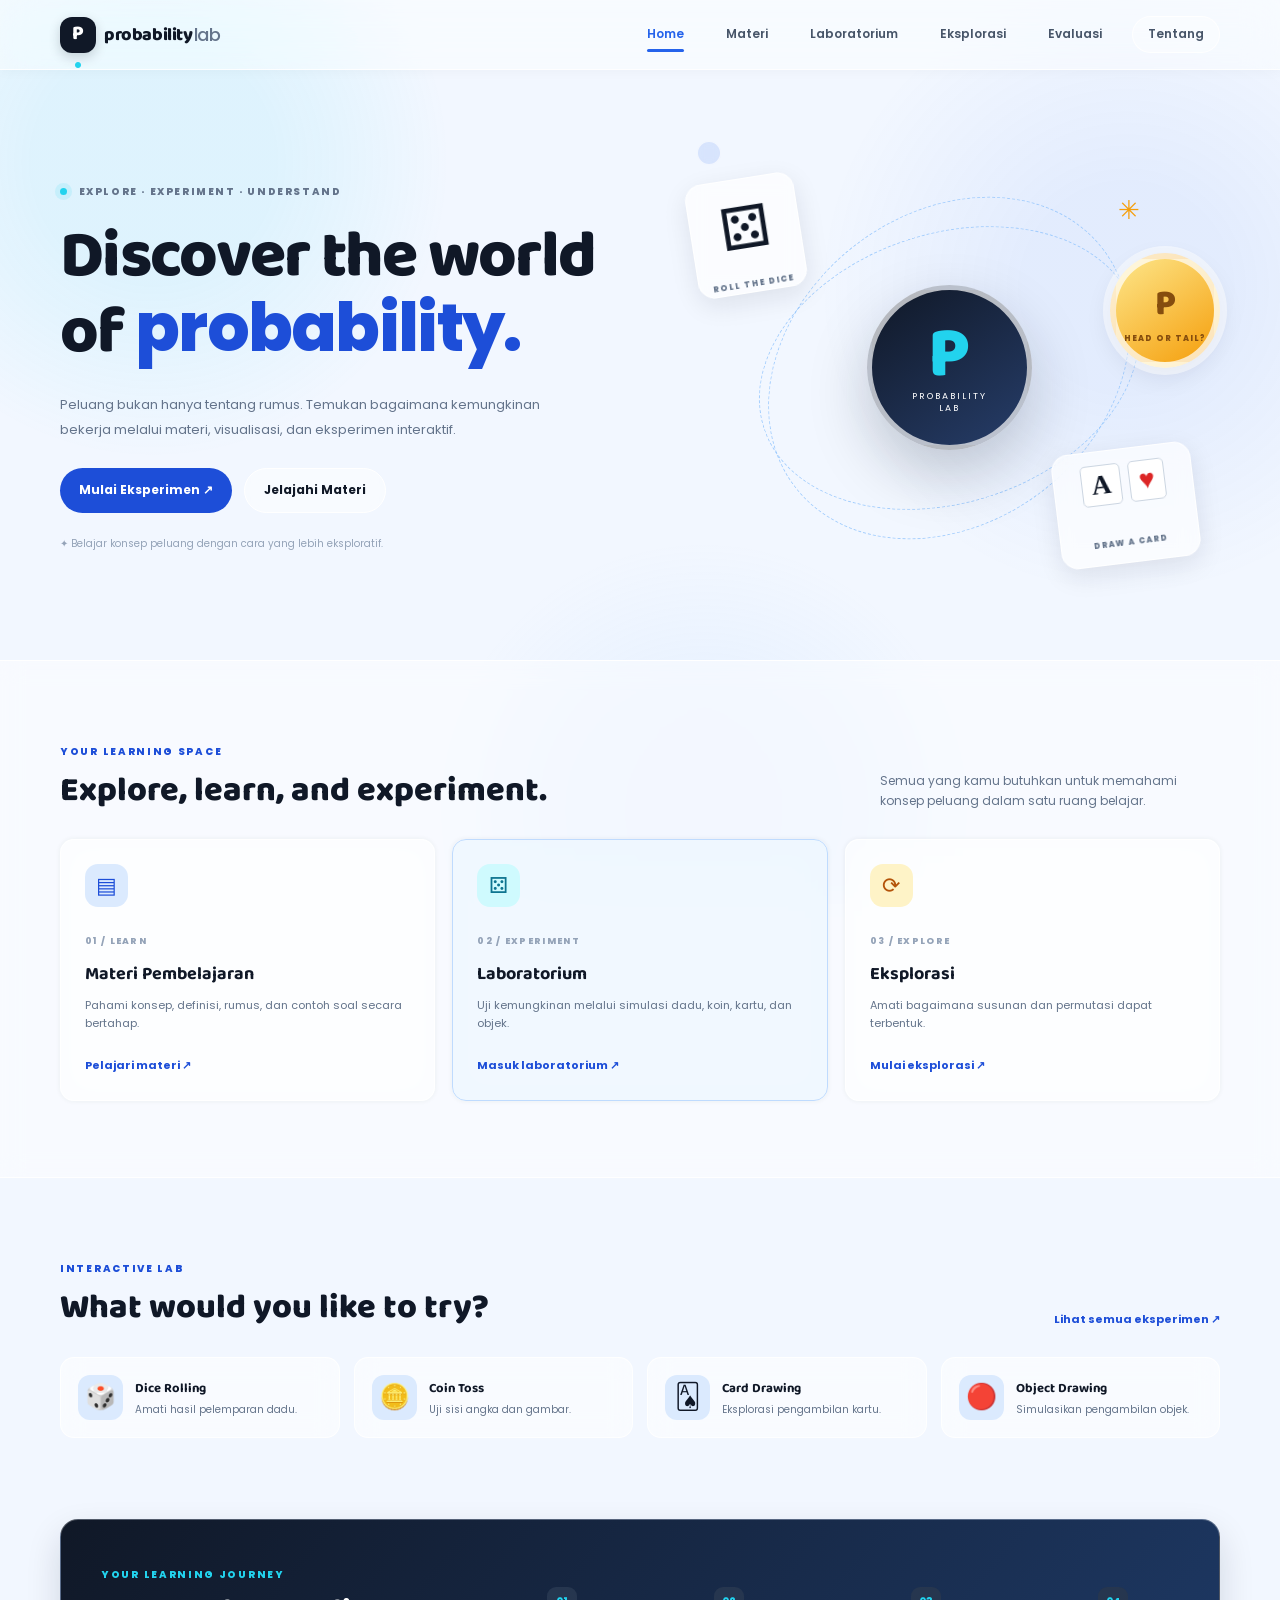
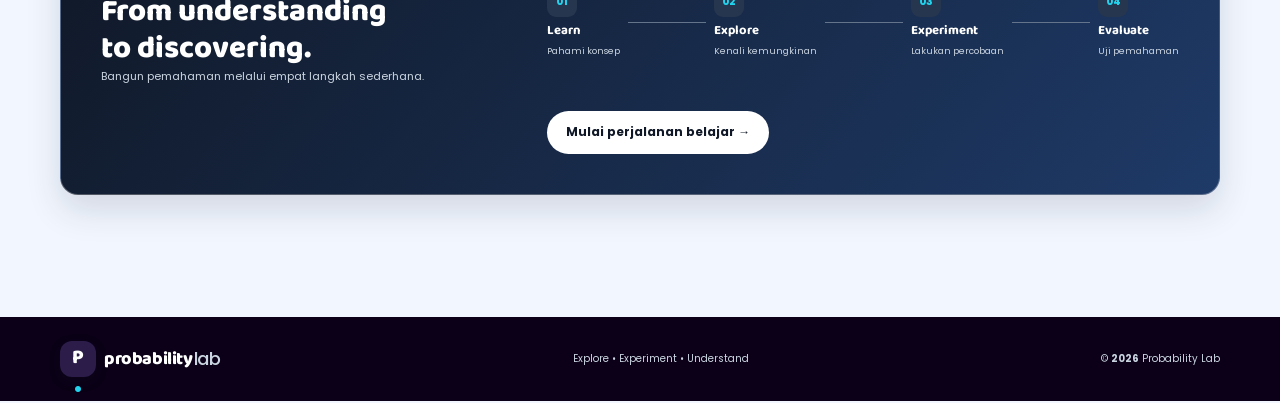
<file: index.html>
<!doctype html>
<html lang="id"><head><meta charset="utf-8"><meta name="viewport" content="width=device-width,initial-scale=1">
<meta name="description" content="Probability Lab — Explore, Experiment, Understand.">
<title>Probability Lab | Explore • Experiment • Understand</title>


<link rel="stylesheet" href="css/global.css"><link rel="stylesheet" href="css/home.css"><script src="js/main.js" defer></script></head>
<body><header class="site-header"><nav class="navbar container"><a class="brand" href="index.html"><span class="brand-mark">P<span>•</span></span>probability<span class="brand-light">lab</span></a>
<button class="nav-toggle" aria-label="Buka navigasi" aria-expanded="false" aria-controls="nav-menu"><span></span><span></span><span></span></button>
<div class="nav-menu" id="nav-menu"><a class="nav-link active" href="index.html">Home</a><a class="nav-link" href="pages/materi.html">Materi</a><a class="nav-link" href="pages/simulasi.html">Laboratorium</a><a class="nav-link" href="pages/eksplorasi.html">Eksplorasi</a><a class="nav-link" href="pages/evaluasi.html">Evaluasi</a><a class="nav-link nav-about" href="pages/tentang.html">Tentang</a></div></nav></header>
<main><section class="hero container"><div class="hero-copy"><div class="eyebrow"><i></i> EXPLORE · EXPERIMENT · UNDERSTAND</div><h1>Discover the world<br>of <span>probability.</span></h1><p class="hero-description">Peluang bukan hanya tentang rumus. Temukan bagaimana kemungkinan bekerja melalui materi, visualisasi, dan eksperimen interaktif.</p><div class="hero-actions"><a class="button primary" href="pages/simulasi.html">Mulai Eksperimen ↗</a><a class="button secondary" href="pages/materi.html">Jelajahi Materi</a></div><p class="hero-note">✦ Belajar konsep peluang dengan cara yang lebih eksploratif.</p></div>
<div class="hero-art" aria-label="Ilustrasi dadu, koin, dan kartu"><div class="orbit orbit-a"></div><div class="orbit orbit-b"></div><div class="core"><b>P</b><small>PROBABILITY<br>LAB</small></div><div class="float dice">⚄<small>ROLL THE DICE</small></div><div class="float coin">P<small>HEAD OR TAIL?</small></div><div class="float cards"><strong>A</strong><strong>♥</strong><small>DRAW A CARD</small></div><span class="spark">✳</span></div></section>
<section class="features section"><div class="container"><div class="section-head"><div><label>YOUR LEARNING SPACE</label><h2>Explore, learn, and experiment.</h2></div><p>Semua yang kamu butuhkan untuk memahami konsep peluang dalam satu ruang belajar.</p></div><div class="feature-grid">
<a class="feature-card" href="pages/materi.html"><span class="feature-icon blue">▤</span><small>01 / LEARN</small><h3>Materi Pembelajaran</h3><p>Pahami konsep, definisi, rumus, dan contoh soal secara bertahap.</p><b>Pelajari materi ↗</b></a>
<a class="feature-card highlighted" href="pages/simulasi.html"><span class="feature-icon cyan">⚄</span><small>02 / EXPERIMENT</small><h3>Laboratorium</h3><p>Uji kemungkinan melalui simulasi dadu, koin, kartu, dan objek.</p><b>Masuk laboratorium ↗</b></a>
<a class="feature-card" href="pages/eksplorasi.html"><span class="feature-icon yellow">⟳</span><small>03 / EXPLORE</small><h3>Eksplorasi</h3><p>Amati bagaimana susunan dan permutasi dapat terbentuk.</p><b>Mulai eksplorasi ↗</b></a></div></div></section>
<section class="section lab-section"><div class="container"><div class="section-head"><div><label>INTERACTIVE LAB</label><h2>What would you like to try?</h2></div><a class="plain-link" href="pages/simulasi.html">Lihat semua eksperimen ↗</a></div><div class="experiment-grid">
<a class="experiment" href="pages/simulasi.html#dice"><span>🎲</span><div><b>Dice Rolling</b><small>Amati hasil pelemparan dadu.</small></div></a><a class="experiment" href="pages/simulasi.html#coin"><span>🪙</span><div><b>Coin Toss</b><small>Uji sisi angka dan gambar.</small></div></a><a class="experiment" href="pages/simulasi.html#cards"><span>🂡</span><div><b>Card Drawing</b><small>Eksplorasi pengambilan kartu.</small></div></a><a class="experiment" href="pages/simulasi.html#objects"><span>🔴</span><div><b>Object Drawing</b><small>Simulasikan pengambilan objek.</small></div></a></div></div></section>
<section class="section journey-section"><div class="container journey"><div><label>YOUR LEARNING JOURNEY</label><h2>From understanding<br>to discovering.</h2><p>Bangun pemahaman melalui empat langkah sederhana.</p></div><div class="steps"><div><em>01</em><b>Learn</b><small>Pahami konsep</small></div><i></i><div><em>02</em><b>Explore</b><small>Kenali kemungkinan</small></div><i></i><div><em>03</em><b>Experiment</b><small>Lakukan percobaan</small></div><i></i><div><em>04</em><b>Evaluate</b><small>Uji pemahaman</small></div></div><a class="button white" href="pages/materi.html">Mulai perjalanan belajar →</a></div></section></main>
<footer class="footer"><div class="container footer-inner"><a class="brand" href="index.html"><span class="brand-mark">P<span>•</span></span>probability<span class="brand-light">lab</span></a><span>Explore • Experiment • Understand</span><span>© <b id="year"></b> Probability Lab</span></div></footer></body></html>
</file>
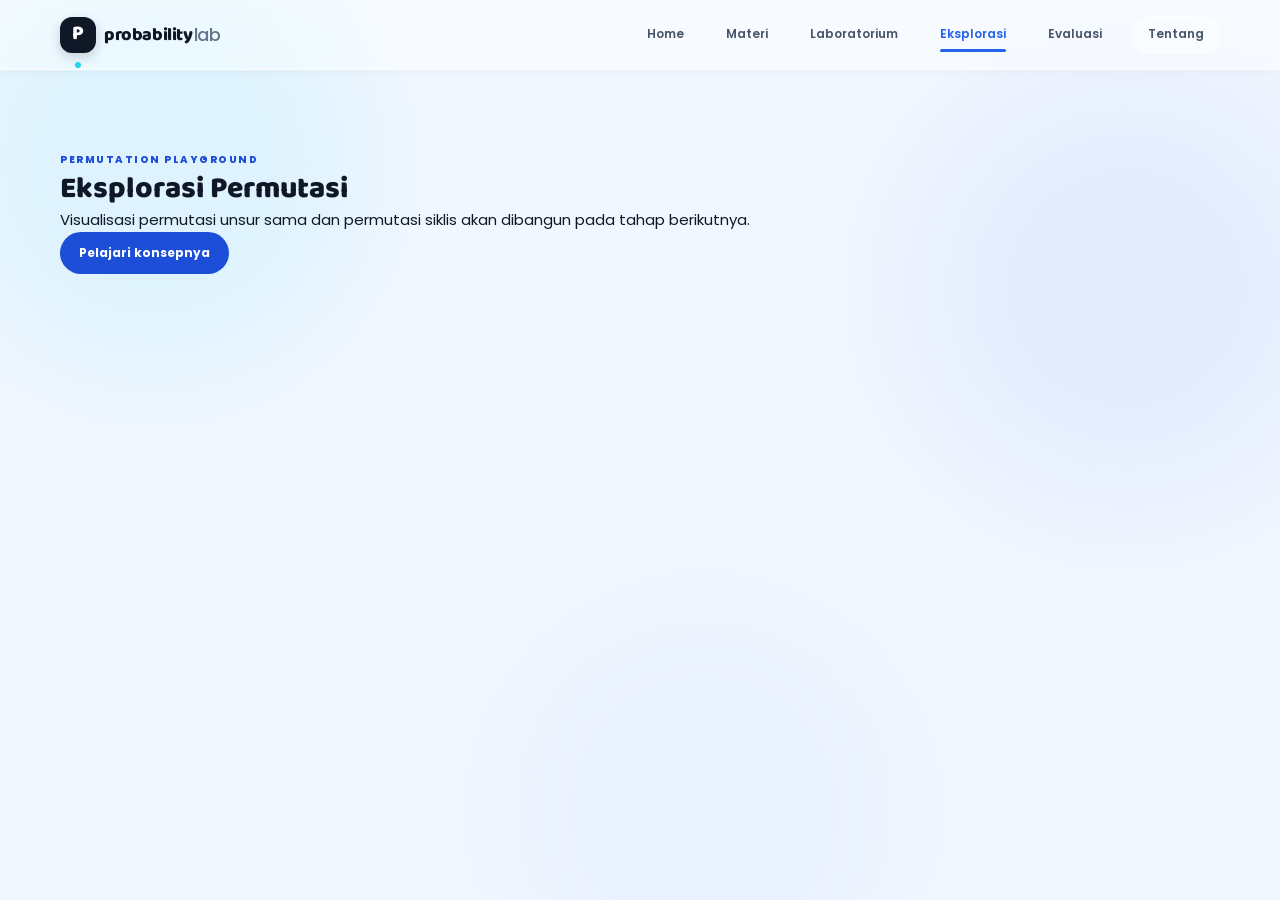
<file: pages/eksplorasi.html>
<!doctype html><html lang="id"><head><meta charset="utf-8"><meta name="viewport" content="width=device-width,initial-scale=1"><title>Eksplorasi | Probability Lab</title><link rel="stylesheet" href="../css/global.css"><script src="../js/main.js" defer></script></head><body><header class="site-header"><nav class="navbar container"><a class="brand" href="../index.html"><span class="brand-mark">P<span>•</span></span>probability<span class="brand-light">lab</span></a><button class="nav-toggle" aria-label="Buka navigasi" aria-expanded="false" aria-controls="nav-menu"><span></span><span></span><span></span></button><div class="nav-menu" id="nav-menu"><a class="nav-link" href="../index.html">Home</a><a class="nav-link" href="materi.html">Materi</a><a class="nav-link" href="simulasi.html">Laboratorium</a><a class="nav-link active" href="eksplorasi.html">Eksplorasi</a><a class="nav-link" href="evaluasi.html">Evaluasi</a><a class="nav-link nav-about" href="tentang.html">Tentang</a></div></nav></header><main class="container" style="padding:75px 0;min-height:65vh"><span class="kicker">PERMUTATION PLAYGROUND</span><h1>Eksplorasi Permutasi</h1><p>Visualisasi permutasi unsur sama dan permutasi siklis akan dibangun pada tahap berikutnya.</p><a class="button primary" href="materi.html">Pelajari konsepnya</a></main></body></html>
</file>
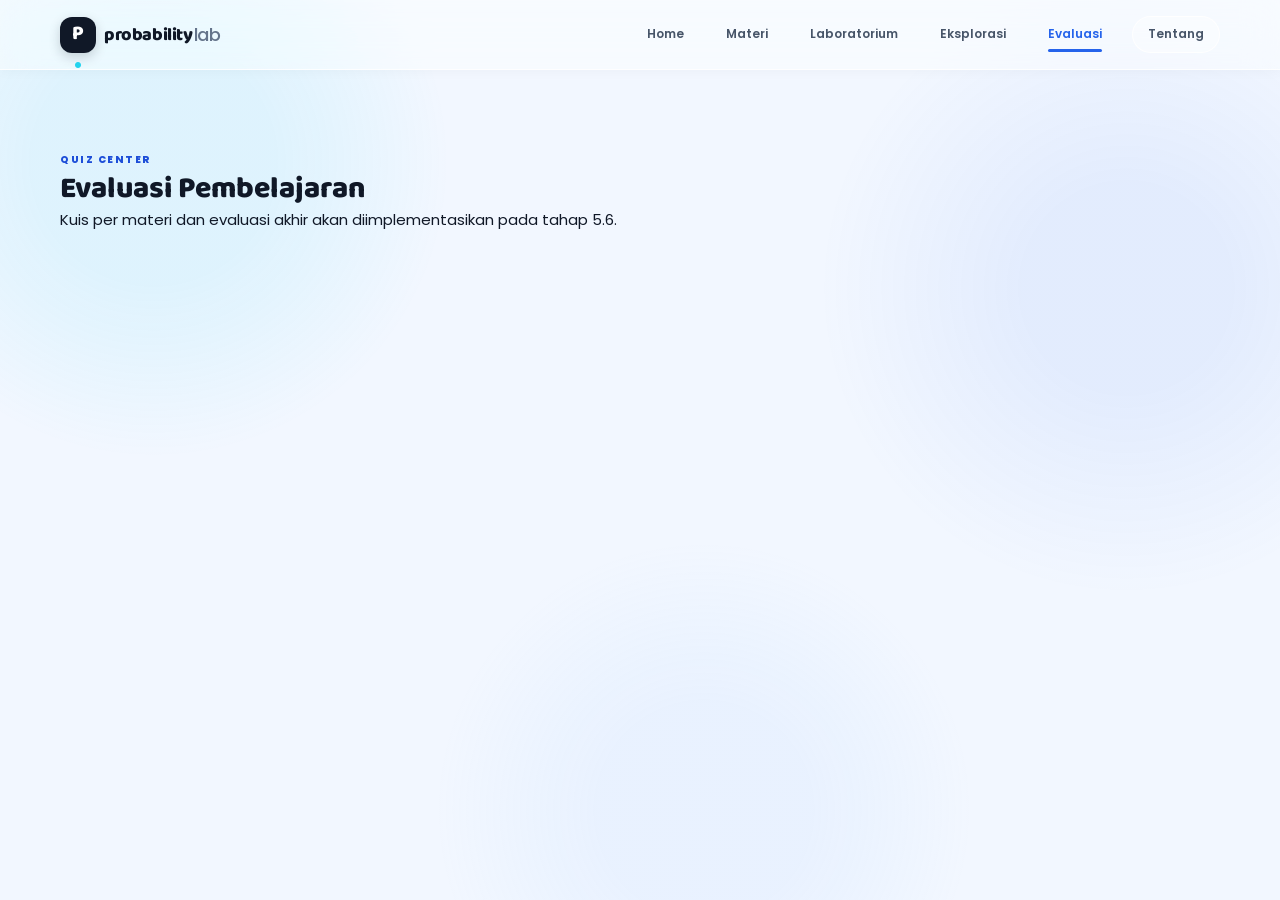
<file: pages/evaluasi.html>
<!doctype html><html lang="id"><head><meta charset="utf-8"><meta name="viewport" content="width=device-width,initial-scale=1"><title>Evaluasi | Probability Lab</title><link rel="stylesheet" href="../css/global.css"><script src="../js/main.js" defer></script></head><body><header class="site-header"><nav class="navbar container"><a class="brand" href="../index.html"><span class="brand-mark">P<span>•</span></span>probability<span class="brand-light">lab</span></a><button class="nav-toggle" aria-label="Buka navigasi" aria-expanded="false" aria-controls="nav-menu"><span></span><span></span><span></span></button><div class="nav-menu" id="nav-menu"><a class="nav-link" href="../index.html">Home</a><a class="nav-link" href="materi.html">Materi</a><a class="nav-link" href="simulasi.html">Laboratorium</a><a class="nav-link" href="eksplorasi.html">Eksplorasi</a><a class="nav-link active" href="evaluasi.html">Evaluasi</a><a class="nav-link nav-about" href="tentang.html">Tentang</a></div></nav></header><main class="container" style="padding:75px 0;min-height:65vh"><span class="kicker">QUIZ CENTER</span><h1>Evaluasi Pembelajaran</h1><p>Kuis per materi dan evaluasi akhir akan diimplementasikan pada tahap 5.6.</p></main></body></html>
</file>
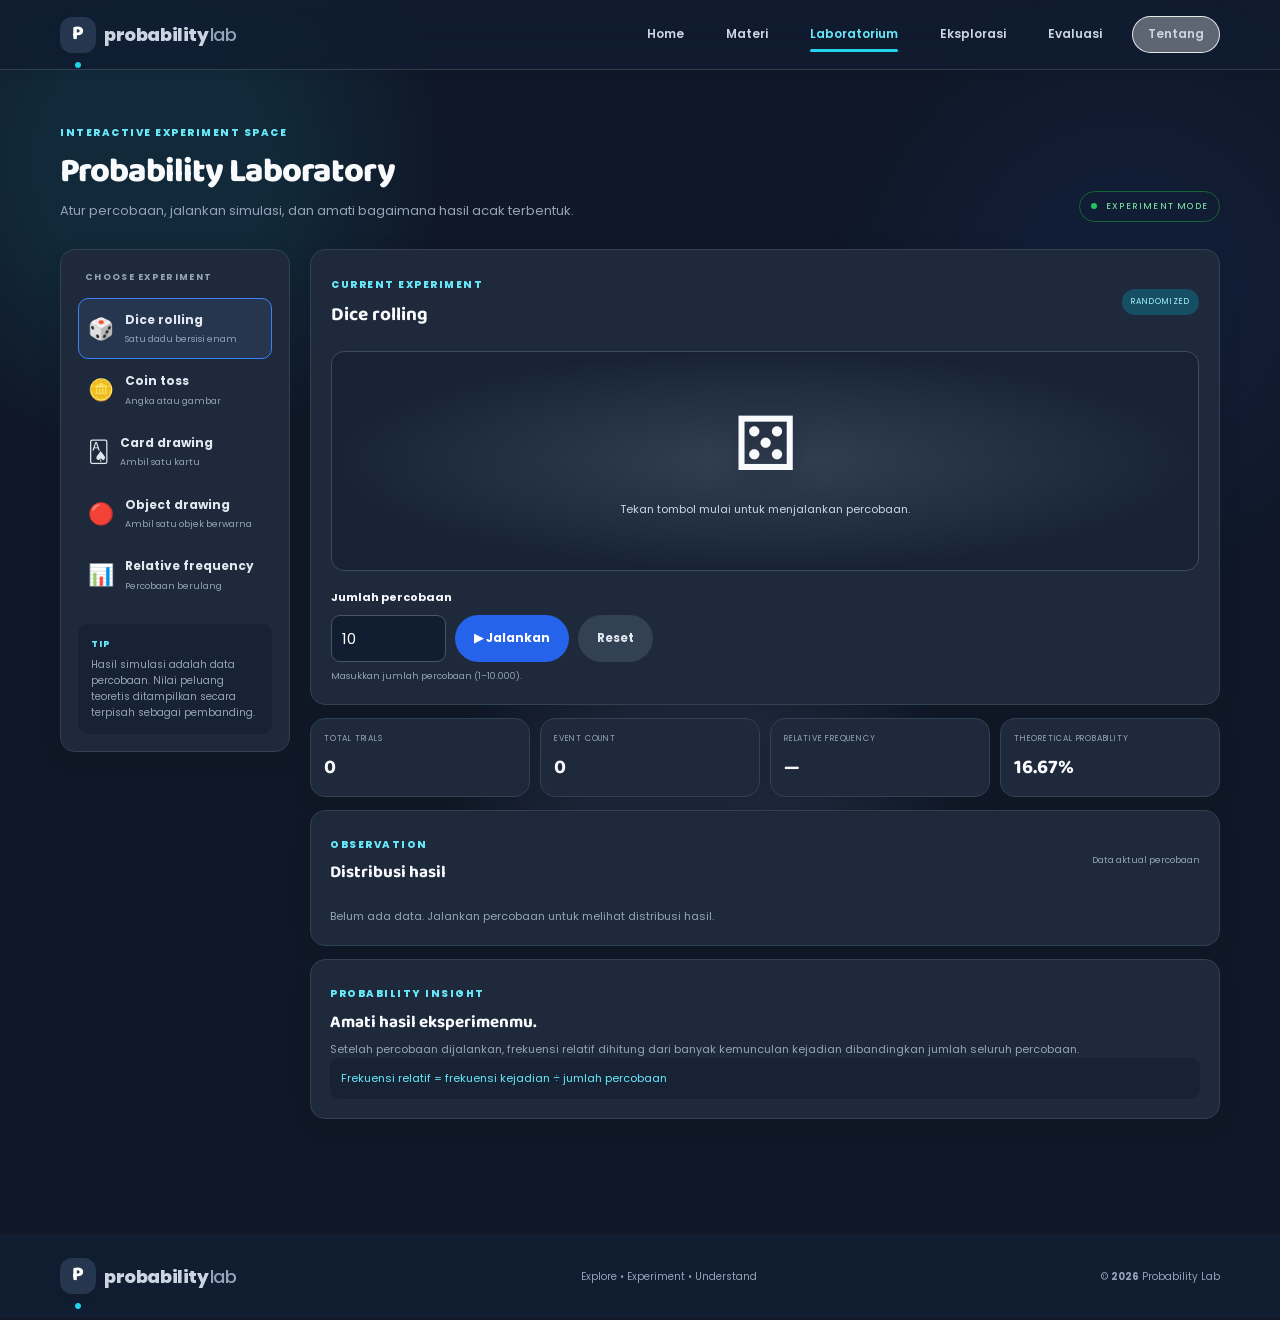
<file: pages/simulasi.html>
<!doctype html><html lang="id"><head><meta charset="utf-8"><meta name="viewport" content="width=device-width,initial-scale=1"><title>Laboratorium | Probability Lab</title><link rel="stylesheet" href="../css/global.css"><link rel="stylesheet" href="../css/simulasi.css"><script src="../js/main.js" defer></script><script src="../js/lab.js" defer></script></head><body class="lab-page"><header class="site-header"><nav class="navbar container"><a class="brand" href="../index.html"><span class="brand-mark">P<span>•</span></span>probability<span class="brand-light">lab</span></a><button class="nav-toggle" aria-label="Buka navigasi" aria-expanded="false" aria-controls="nav-menu"><span></span><span></span><span></span></button><div class="nav-menu" id="nav-menu"><a class="nav-link" href="../index.html">Home</a><a class="nav-link" href="materi.html">Materi</a><a class="nav-link active" href="simulasi.html">Laboratorium</a><a class="nav-link" href="eksplorasi.html">Eksplorasi</a><a class="nav-link" href="evaluasi.html">Evaluasi</a><a class="nav-link nav-about" href="tentang.html">Tentang</a></div></nav></header>
<main class="container lab-wrap"><div class="lab-title"><div><span class="kicker">INTERACTIVE EXPERIMENT SPACE</span><h1>Probability Laboratory</h1><p>Atur percobaan, jalankan simulasi, dan amati bagaimana hasil acak terbentuk.</p></div><span class="live-label"><i></i> EXPERIMENT MODE</span></div>
<div class="lab-grid"><aside class="lab-sidebar"><b>CHOOSE EXPERIMENT</b><button class="mode active" data-mode="dice">🎲 <span>Dice rolling<small>Satu dadu bersisi enam</small></span></button><button class="mode" data-mode="coin">🪙 <span>Coin toss<small>Angka atau gambar</small></span></button><button class="mode" data-mode="cards">🂡 <span>Card drawing<small>Ambil satu kartu</small></span></button><button class="mode" data-mode="objects">🔴 <span>Object drawing<small>Ambil satu objek berwarna</small></span></button><button class="mode" data-mode="frequency">📊 <span>Relative frequency<small>Percobaan berulang</small></span></button><div class="sidebar-tip">TIP<br><small>Hasil simulasi adalah data percobaan. Nilai peluang teoretis ditampilkan secara terpisah sebagai pembanding.</small></div></aside>
<section class="lab-main"><div class="experiment-panel"><div class="panel-top"><div><span class="panel-kicker">CURRENT EXPERIMENT</span><h2 id="experiment-title">Dice rolling</h2></div><span class="random-tag">RANDOMIZED</span></div><div class="stage" id="stage"><div class="result-object" id="result-object">⚄</div><p id="result-label">Tekan tombol mulai untuk melempar dadu.</p></div>
<div class="controls"><label for="trial-count">Jumlah percobaan</label><div class="control-row"><input id="trial-count" type="number" min="1" max="10000" value="10"><button class="button primary" id="run-btn">▶ Jalankan</button><button class="button reset" id="reset-btn">Reset</button></div><small id="control-help">Pilih jumlah lemparan (1–10.000).</small></div></div>
<div class="stats-grid"><div class="stat"><small>TOTAL TRIALS</small><strong id="total-trials">0</strong></div><div class="stat"><small>EVENT COUNT</small><strong id="event-count">0</strong></div><div class="stat"><small>RELATIVE FREQUENCY</small><strong id="relative-frequency">—</strong></div><div class="stat"><small>THEORETICAL PROBABILITY</small><strong id="theoretical">16.67%</strong></div></div>
<div class="data-panel"><div class="data-heading"><div><span class="panel-kicker">OBSERVATION</span><h3>Distribusi hasil</h3></div><span id="data-note">Data aktual percobaan</span></div><div id="distribution" class="distribution"><p class="empty-state">Belum ada data. Jalankan percobaan untuk melihat distribusi hasil.</p></div></div>
<div class="data-panel analysis-panel"><span class="panel-kicker">PROBABILITY INSIGHT</span><h3>Amati hasil eksperimenmu.</h3><p id="analysis-text">Setelah percobaan dijalankan, frekuensi relatif akan dihitung dari banyak kemunculan kejadian dibandingkan jumlah seluruh percobaan.</p><div class="formula-note">Frekuensi relatif = frekuensi kejadian ÷ jumlah percobaan</div></div>
</section></div></main><footer class="footer"><div class="container footer-inner"><a class="brand" href="../index.html"><span class="brand-mark">P<span>•</span></span>probability<span class="brand-light">lab</span></a><span>Explore • Experiment • Understand</span><span>© <b id="year"></b> Probability Lab</span></div></footer></body></html>
</file>
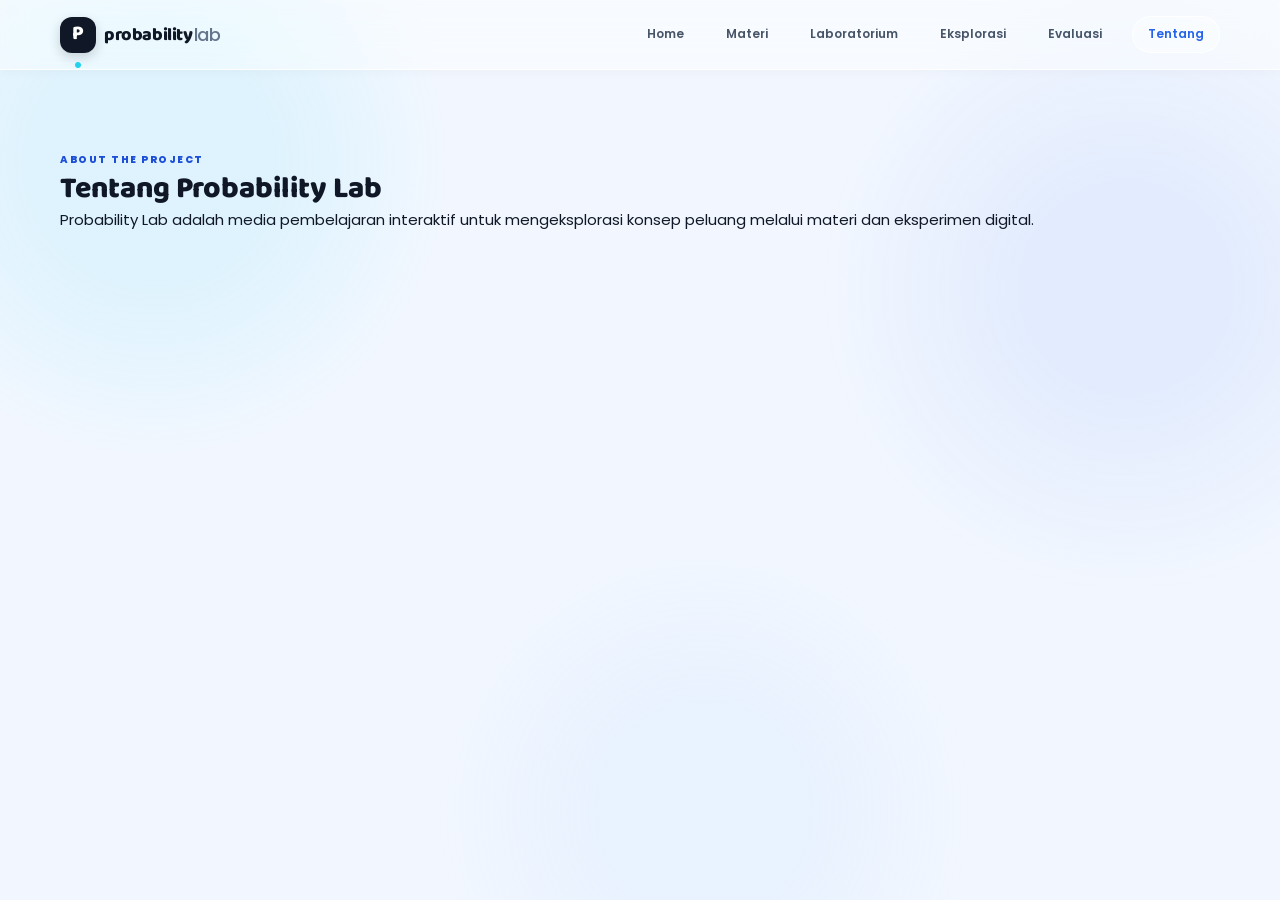
<file: pages/tentang.html>
<!doctype html><html lang="id"><head><meta charset="utf-8"><meta name="viewport" content="width=device-width,initial-scale=1"><title>Tentang | Probability Lab</title><link rel="stylesheet" href="../css/global.css"><script src="../js/main.js" defer></script></head><body><header class="site-header"><nav class="navbar container"><a class="brand" href="../index.html"><span class="brand-mark">P<span>•</span></span>probability<span class="brand-light">lab</span></a><button class="nav-toggle" aria-label="Buka navigasi" aria-expanded="false" aria-controls="nav-menu"><span></span><span></span><span></span></button><div class="nav-menu" id="nav-menu"><a class="nav-link" href="../index.html">Home</a><a class="nav-link" href="materi.html">Materi</a><a class="nav-link" href="simulasi.html">Laboratorium</a><a class="nav-link" href="eksplorasi.html">Eksplorasi</a><a class="nav-link" href="evaluasi.html">Evaluasi</a><a class="nav-link nav-about active" href="tentang.html">Tentang</a></div></nav></header><main class="container" style="padding:75px 0;min-height:65vh"><span class="kicker">ABOUT THE PROJECT</span><h1>Tentang Probability Lab</h1><p>Probability Lab adalah media pembelajaran interaktif untuk mengeksplorasi konsep peluang melalui materi dan eksperimen digital.</p></main></body></html>
</file>
<file: css/global.css>
@import url('https://fonts.googleapis.com/css2?family=Baloo+2:wght@400;500;600;700;800&family=Poppins:wght@300;400;500;600;700;800&display=swap');
:root{
 --prim-font:'Baloo 2',sans-serif;--sec-font:'Poppins',sans-serif;
 --navy:#101827;--dark:#0B0017;--light:#F2F7FF;--blue:#2563EB;--cyan:#22D3EE;--yellow:#FBBF24;
 --prim-color:#1D4ED8;--sec-color:#2563EB;--ac-color:#67E8F9;
 --bg:#F2F7FF;--surface:#FFFFFF;--border:#FFFFFFA8;--text:#101827;--muted:#64748B;
 --heading:var(--prim-font);--body:var(--sec-font);--container:1160px;
 --shadow:0 8px 26px #10182718;
}
*{box-sizing:border-box;margin:0;padding:0}
html{scroll-behavior:smooth;scroll-padding-top:90px}
body{overflow-x:hidden;background:var(--bg);color:var(--text);font:15px/1.7 var(--sec-font);position:relative}
body::before{content:"";position:fixed;inset:0;z-index:-1;pointer-events:none;background:radial-gradient(circle at 12% 18%,#22d3ee18 0 9%,transparent 22%),radial-gradient(circle at 88% 32%,#2563eb12 0 8%,transparent 24%),radial-gradient(circle at 55% 90%,#93c5fd18 0 10%,transparent 25%)}
a{color:inherit;text-decoration:none}button,input{font:inherit}
h1,h2,h3,h4,h5,h6{font-family:var(--prim-font);font-weight:800;line-height:1.2}
p,li,span,label,small{font-family:var(--sec-font)}
.container{width:min(var(--container),calc(100% - 48px));margin:auto}
.site-header{height:70px;position:sticky;top:0;z-index:50;background:#ffffff75;border-bottom:1px solid #ffffffc9;backdrop-filter:blur(17px) saturate(128%);-webkit-backdrop-filter:blur(17px) saturate(128%);box-shadow:0 2px 12px #10182708}
.navbar{height:100%;display:flex;align-items:center;justify-content:space-between}
.brand{display:flex;align-items:center;gap:8px;font:800 18px var(--prim-font);letter-spacing:-.4px}
.brand-light{font-weight:500;color:var(--muted);margin-left:-7px}
.brand-mark{width:36px;height:36px;border-radius:12px;background:var(--navy);color:#fff;display:grid;place-items:center;font:800 20px var(--prim-font);box-shadow:0 4px 12px #10182730}
.brand-mark span{color:var(--cyan)}
.nav-menu{display:flex;align-items:center;gap:18px}
.nav-link{position:relative;display:block;font-size:12px;font-weight:600;color:#475569;padding:10px 12px}
.nav-link::before{content:"";position:absolute;bottom:3px;left:12px;right:12px;height:3px;border-radius:8px;background:var(--blue);transform:scaleX(0);transition:transform .2s linear}
.nav-link:hover,.nav-link.active{color:var(--blue)}
.nav-link:hover::before,.nav-link.active::before{transform:scaleX(1)}
.nav-about{border:1px solid #ffffffd9;border-radius:20px;background:#ffffff55;padding:7px 15px}
.nav-about::before{display:none}
.nav-toggle{display:none;background:none;border:0;padding:8px;cursor:pointer}
.nav-toggle span{display:block;width:25px;height:2px;background:var(--prim-color);margin:5px;border-radius:5px;transition:.25s}
.button{display:inline-flex;align-items:center;justify-content:center;gap:10px;padding:11px 19px;border-radius:28px;font-size:12px;font-weight:700;transition:all .22s ease}
.button:hover{transform:translateY(-2px);box-shadow:0 6px 16px #2563eb28}
.primary{background:var(--prim-color);color:#fff}
.secondary{background:#ffffff75;border:1px solid #fff;color:var(--text);backdrop-filter:blur(8px)}
.section{padding:76px 0}
.section-head{display:flex;justify-content:space-between;align-items:end;gap:25px;margin-bottom:28px}
.section-head label,.journey label{font-size:10px;letter-spacing:1.7px;color:var(--prim-color);font-weight:800}
.section-head h2,.journey h2{font:800 clamp(25px,3vw,34px)/1.2 var(--prim-font);margin:8px 0 0}
.section-head>p{max-width:340px;color:var(--muted);font-size:12px;margin:0}
.footer{position:relative;background:var(--dark);color:var(--light);padding:24px 0;margin-top:40px;text-align:center}
.footer-inner{display:flex;align-items:center;justify-content:space-between;gap:15px}
.footer .brand{color:#fff}.footer .brand-light{color:#cbd5e1}.footer .brand-mark{background:#2b1c49}
.footer-inner>span{font-size:10px;color:#cbd5e1}
.kicker{font-size:10px;letter-spacing:1.5px;color:var(--prim-color);font-weight:800}
@keyframes bubbleFloat{0%{transform:translateY(0) scale(.35) rotate(0);opacity:0}10%{opacity:.45}50%{transform:translateY(-55vh) scale(1) rotate(180deg);opacity:.65}90%{opacity:.35}100%{transform:translateY(-110vh) scale(1.7) rotate(360deg);opacity:0}}
@media(max-width:760px){
 .container{width:calc(100% - 36px)}.nav-toggle{display:block}
 .nav-menu{display:none;position:absolute;top:70px;left:5%;right:5%;background:#f8fbffed;padding:18px 20px 22px;box-shadow:var(--shadow);border:1px solid #fff;border-radius:14px;flex-direction:column;align-items:stretch;gap:3px;backdrop-filter:blur(17px)}
 .nav-menu.open{display:flex}.nav-link{padding:9px 12px}.nav-about{border:0;background:transparent}
 .section{padding:54px 0}.section-head{align-items:flex-start;flex-direction:column;gap:10px}.footer-inner{flex-wrap:wrap;justify-content:center}
}
@media(prefers-reduced-motion:reduce){*,*::before,*::after{scroll-behavior:auto!important;animation-duration:.01ms!important;transition-duration:.01ms!important}}
</file>
<file: css/home.css>
.hero{min-height:590px;display:grid;grid-template-columns:1.05fr .95fr;align-items:center;gap:20px;padding-top:55px;padding-bottom:50px;position:relative}
.hero-copy{position:relative;z-index:2}\n.hero::before,.hero::after{content:"";position:absolute;z-index:0;width:34px;height:34px;border-radius:50%;background:#22d3ee2b;border:1px solid #ffffffa8;backdrop-filter:blur(4px);animation:bubbleFloat 16s infinite ease-in-out;pointer-events:none}\n.hero::before{left:4%;bottom:6%;animation-delay:-5s}.hero::after{right:43%;top:12%;width:22px;height:22px;background:#2563eb20;animation-delay:-10s}.eyebrow{font-size:10px;letter-spacing:1.6px;font-weight:800;color:var(--muted)}
.eyebrow i{display:inline-block;width:7px;height:7px;border-radius:50%;background:var(--cyan);margin-right:8px;box-shadow:0 0 0 5px #22d3ee20}
.hero h1{font:800 clamp(43px,5.4vw,66px)/1.08 var(--prim-font);letter-spacing:-1.7px;margin:22px 0;color:var(--navy)}
.hero h1 span{color:var(--prim-color)}
.hero-description{max-width:490px;color:var(--muted);font-size:13px;line-height:1.95}
.hero-actions{display:flex;gap:12px;flex-wrap:wrap;margin-top:26px}.hero-note{font-size:10px;color:#94a3b8;margin-top:22px}
.hero-art{height:430px;position:relative;display:grid;place-items:center}
.orbit{position:absolute;border:1px dashed #93c5fd;border-radius:50%;opacity:.8}.orbit-a{width:390px;height:270px;transform:rotate(-18deg)}.orbit-b{width:310px;height:390px;transform:rotate(52deg)}
.core{z-index:2;width:165px;height:165px;border-radius:50%;background:linear-gradient(145deg,#101827,#263d69);color:white;display:flex;align-items:center;justify-content:center;flex-direction:column;box-shadow:0 25px 60px #10182735;border:5px solid #ffffffb0}
.core b{font:800 72px/.95 var(--prim-font);color:var(--cyan)}.core small{font-size:9px;letter-spacing:2px;text-align:center;line-height:1.35}
.float{position:absolute;z-index:3;background:#ffffffa8;border:1px solid #ffffffd9;backdrop-filter:blur(12px);box-shadow:0 8px 26px #10182718;border-radius:17px;display:flex;align-items:center;justify-content:center;flex-direction:column}
.float small{font-size:8px;color:#64748b;letter-spacing:1px;font-weight:800}.dice{width:110px;height:115px;top:25px;left:12px;font-size:58px;transform:rotate(-9deg)}
.coin{width:110px;height:115px;right:0;top:100px;font:800 36px var(--prim-font);color:#854d0e;background:linear-gradient(145deg,#fde68a,#f59e0b);border:6px solid #ffffffb5;border-radius:50%;outline:7px solid #ffffff75}
.coin small{color:#854d0e}.cards{width:140px;height:115px;right:24px;bottom:20px;flex-direction:row;gap:8px;flex-wrap:wrap;transform:rotate(-7deg)}
.cards strong{font:700 27px Georgia;border:1px solid #cbd5e1;border-radius:5px;padding:4px 9px;background:#fff}.cards strong:nth-child(2){color:#dc2626}.cards small{width:100%;text-align:center}
.spark{position:absolute;top:35px;right:80px;color:#f59e0b;font-size:26px;animation:twinkle 2.5s infinite ease-in-out}
@keyframes twinkle{50%{transform:rotate(35deg) scale(1.25);opacity:.6}}
.features{position:relative;background:#ffffff70;backdrop-filter:blur(12px);border-top:1px solid #fff;border-bottom:1px solid #fff}
.feature-grid{display:grid;grid-template-columns:repeat(3,1fr);gap:17px}
.feature-card{padding:24px;background:#ffffff72;backdrop-filter:blur(17px) saturate(128%);border:1px solid #ffffffc9;box-shadow:0 0 5px #25252512;border-radius:14px;transition:.22s}
.feature-card:hover,.experiment:hover{transform:translateY(-4px);box-shadow:0 0 5px #fff,0 0 13px #2563eb35}
.feature-card.highlighted{background:#eaf6ff9c;border-color:#bfdbfe}
.feature-icon{width:43px;height:43px;border-radius:13px;display:grid;place-items:center;font-size:22px;margin-bottom:19px}
.feature-icon.blue{background:#dbeafe;color:#1d4ed8}.feature-icon.cyan{background:#cffafe;color:#0e7490}.feature-icon.yellow{background:#fef3c7;color:#b45309}
.feature-card>small{font-size:9px;color:#94a3b8;font-weight:800;letter-spacing:1.3px}.feature-card h3{font:700 18px var(--prim-font);margin:8px 0}
.feature-card p{font-size:11px;color:var(--muted);min-height:55px}.feature-card>b{font-size:11px;color:var(--prim-color)}
.lab-section{background:transparent}.plain-link{font-size:11px;font-weight:700;color:var(--prim-color)}
.experiment-grid{display:grid;grid-template-columns:repeat(4,1fr);gap:14px}
.experiment{display:flex;align-items:center;gap:12px;background:#ffffff85;backdrop-filter:blur(12px);border:1px solid #ffffffd9;border-radius:14px;padding:17px;transition:.22s}
.experiment>span{width:45px;height:45px;display:grid;place-items:center;background:#dbeafe;border-radius:12px;font-size:25px}
.experiment b{display:block;font:700 13px var(--prim-font)}.experiment small{display:block;font-size:10px;color:var(--muted);line-height:1.5;margin-top:3px}
.journey-section{padding-top:5px;padding-bottom:82px}.journey{background:linear-gradient(130deg,#101827,#1e3a67);color:#fff;border:1px solid #ffffff45;border-radius:18px;padding:40px;display:grid;grid-template-columns:.8fr 1.2fr;gap:25px;align-items:center;box-shadow:0 15px 35px #10182724}
.journey label{color:var(--cyan)}.journey h2{font-size:31px;color:#fff}.journey p{font-size:11px;color:#cbd5e1}
.steps{display:flex;align-items:center;justify-content:space-between;gap:8px}.steps div{display:flex;flex-direction:column;gap:3px;min-width:60px}
.steps em{font-style:normal;background:#26364f;color:var(--cyan);border-radius:9px;width:30px;height:30px;display:grid;place-items:center;font-size:10px;font-weight:800}
.steps b{font:700 13px var(--prim-font)}.steps small{font-size:9px;color:#cbd5e1}.steps>i{height:1px;background:#64748b;flex:1}
.white{background:#fff;color:var(--navy);grid-column:2;justify-self:start}
@media(max-width:900px){.hero{grid-template-columns:1fr .9fr}.hero-art{transform:scale(.85)}.experiment-grid{grid-template-columns:repeat(2,1fr)}.journey{grid-template-columns:1fr}.white{grid-column:1}}
@media(max-width:650px){.hero{grid-template-columns:1fr;padding-top:48px}.hero h1{font-size:46px;letter-spacing:-1px}.hero-art{height:320px;transform:scale(.76);transform-origin:top center;margin:5px 0 -55px}.feature-grid,.experiment-grid{grid-template-columns:1fr}.feature-card p{min-height:0}.journey{padding:27px 22px}.steps{flex-wrap:wrap;justify-content:flex-start}.steps>i{display:none}.steps div{width:calc(50% - 8px)}.journey h2{font-size:27px}}
</file>
<file: css/simulasi.css>
.lab-page{background:#101827;color:#f8fafc}.lab-page .site-header{background:#111d30ed;border-color:#263449}.lab-page .brand,.lab-page .nav-link{color:#cbd5e1}.lab-page .nav-link.active,.lab-page .nav-link:hover{color:#67e8f9}.lab-page .brand-light{color:#94a3b8}.lab-page .brand-mark{background:#26364f}.lab-page .nav-toggle span{background:#fff}.lab-page .footer{background:#111d30;border-color:#263449}.lab-page .footer-inner>span{color:#94a3b8}.lab-wrap{padding-top:48px;padding-bottom:75px}.lab-title{display:flex;justify-content:space-between;align-items:end;margin-bottom:27px}.kicker,.panel-kicker{font-size:10px;letter-spacing:1.5px;color:#67e8f9;font-weight:800}.lab-title h1{font:800 34px/1.2 var(--prim-font);letter-spacing:-1px;margin:8px 0}.lab-title p{font-size:13px;color:#94a3b8;margin:0}.live-label{font-size:9px;letter-spacing:1.2px;color:#86efac;border:1px solid #166534;border-radius:30px;padding:7px 11px}.live-label i{display:inline-block;width:6px;height:6px;border-radius:50%;background:#22c55e;margin-right:6px}.lab-grid{display:grid;grid-template-columns:230px 1fr;gap:20px}.lab-sidebar,.experiment-panel,.data-panel,.stat{background:#1e293b;border:1px solid #334155;border-radius:15px}.lab-sidebar{padding:17px;height:max-content}.lab-sidebar>b{display:block;font-size:9px;letter-spacing:1.3px;color:#94a3b8;margin:3px 7px 12px}.mode{width:100%;display:flex;align-items:center;gap:11px;text-align:left;border:1px solid transparent;background:transparent;color:#e2e8f0;border-radius:10px;padding:11px 9px;cursor:pointer;font-size:21px}.mode:hover,.mode.active{background:#26364f;border-color:#3b82f6}.mode span{font-size:12px;font-weight:700}.mode small{display:block;font-size:9px;color:#94a3b8;font-weight:400;margin-top:2px}.sidebar-tip{margin-top:18px;padding:13px;background:#172235;border-radius:10px;color:#67e8f9;font-size:9px;letter-spacing:1px;font-weight:800}.sidebar-tip small{display:block;color:#94a3b8;font-size:10px;letter-spacing:0;line-height:1.6;font-weight:400;margin-top:5px}.lab-main{min-width:0}.experiment-panel{padding:20px}.panel-top,.data-heading{display:flex;justify-content:space-between;align-items:center}.panel-top h2{font:700 19px var(--prim-font);margin:4px 0}.random-tag{font-size:8px;letter-spacing:1px;color:#a5f3fc;background:#164e63;padding:6px 9px;border-radius:20px}.stage{min-height:220px;margin:17px 0;background:radial-gradient(ellipse at center,#334155,#172235 72%);border:1px solid #3b4b61;border-radius:13px;display:flex;align-items:center;justify-content:center;flex-direction:column}.result-object{font-size:75px;line-height:1.3;filter:drop-shadow(0 10px 12px #0005)}.result-object.animate{animation:pop .35s ease}.stage p{font-size:11px;color:#cbd5e1;margin:8px}.controls label{display:block;font-size:11px;font-weight:700;margin-bottom:8px}.control-row{display:flex;gap:9px}.control-row input{width:115px;background:#111d30;border:1px solid #475569;border-radius:9px;padding:10px;color:#fff}.control-row input:focus{outline:2px solid #2563eb}.control-row .button{border:0;cursor:pointer}.control-row .primary{background:#2563eb;color:#fff}.reset{background:#334155;color:#e2e8f0}.controls>small{display:block;font-size:9px;color:#94a3b8;margin-top:7px}.stats-grid{display:grid;grid-template-columns:repeat(4,1fr);gap:10px;margin:13px 0}.stat{padding:13px}.stat small{display:block;font-size:8px;letter-spacing:.8px;color:#94a3b8}.stat strong{display:block;font:700 20px var(--prim-font);margin-top:5px;color:#f8fafc}.data-panel{padding:19px;margin-top:13px}.data-heading h3,.analysis-panel h3{font:700 17px var(--prim-font);margin:4px 0}.data-heading>span{font-size:9px;color:#94a3b8}.distribution{display:grid;gap:10px;margin-top:17px}.bar-row{display:grid;grid-template-columns:70px 1fr 48px;align-items:center;gap:10px;font-size:10px;color:#cbd5e1}.bar-track{height:10px;border-radius:20px;background:#334155;overflow:hidden}.bar-fill{height:100%;background:linear-gradient(90deg,#2563eb,#22d3ee);border-radius:20px;transition:width .3s}.empty-state{font-size:11px;color:#94a3b8}.analysis-panel>p{font-size:11px;color:#94a3b8}.formula-note{padding:11px;background:#172235;border-radius:9px;color:#67e8f9;font-size:11px}
@keyframes pop{50%{transform:translateY(-12px) rotate(12deg);opacity:.7}}@media(max-width:850px){.lab-grid{grid-template-columns:1fr}.lab-sidebar{display:grid;grid-template-columns:repeat(2,1fr);gap:5px}.lab-sidebar>b,.sidebar-tip{grid-column:1/-1}.stats-grid{grid-template-columns:repeat(2,1fr)}}@media(max-width:550px){.lab-title{align-items:flex-start;flex-direction:column;gap:13px}.lab-title h1{font-size:29px}.lab-sidebar{grid-template-columns:1fr}.control-row{flex-wrap:wrap}.control-row input{flex:1}.control-row .button{flex:1}.experiment-panel{padding:14px}.stage{min-height:190px}.stats-grid{gap:7px}.stat{padding:10px}.stat strong{font-size:17px}}
/* Keep the experiment space dark while sharing the Cremathive typography and glass navigation. */
.lab-page .site-header{background:#111d30c9;backdrop-filter:blur(17px) saturate(128%);border-bottom:1px solid #ffffff25}
.lab-page .brand,.lab-page .nav-link{font-family:var(--sec-font)}
.lab-page .nav-link::before{background:var(--cyan)}
.lab-page .lab-title h1,.lab-page .panel-top h2,.lab-page .data-heading h3,.lab-page .analysis-panel h3{font-family:var(--prim-font)}
.lab-page .lab-sidebar,.lab-page .experiment-panel,.lab-page .data-panel,.lab-page .stat{box-shadow:0 8px 25px #00000018}
.lab-page .mode,.lab-page .button{font-family:var(--sec-font)}
</file>
